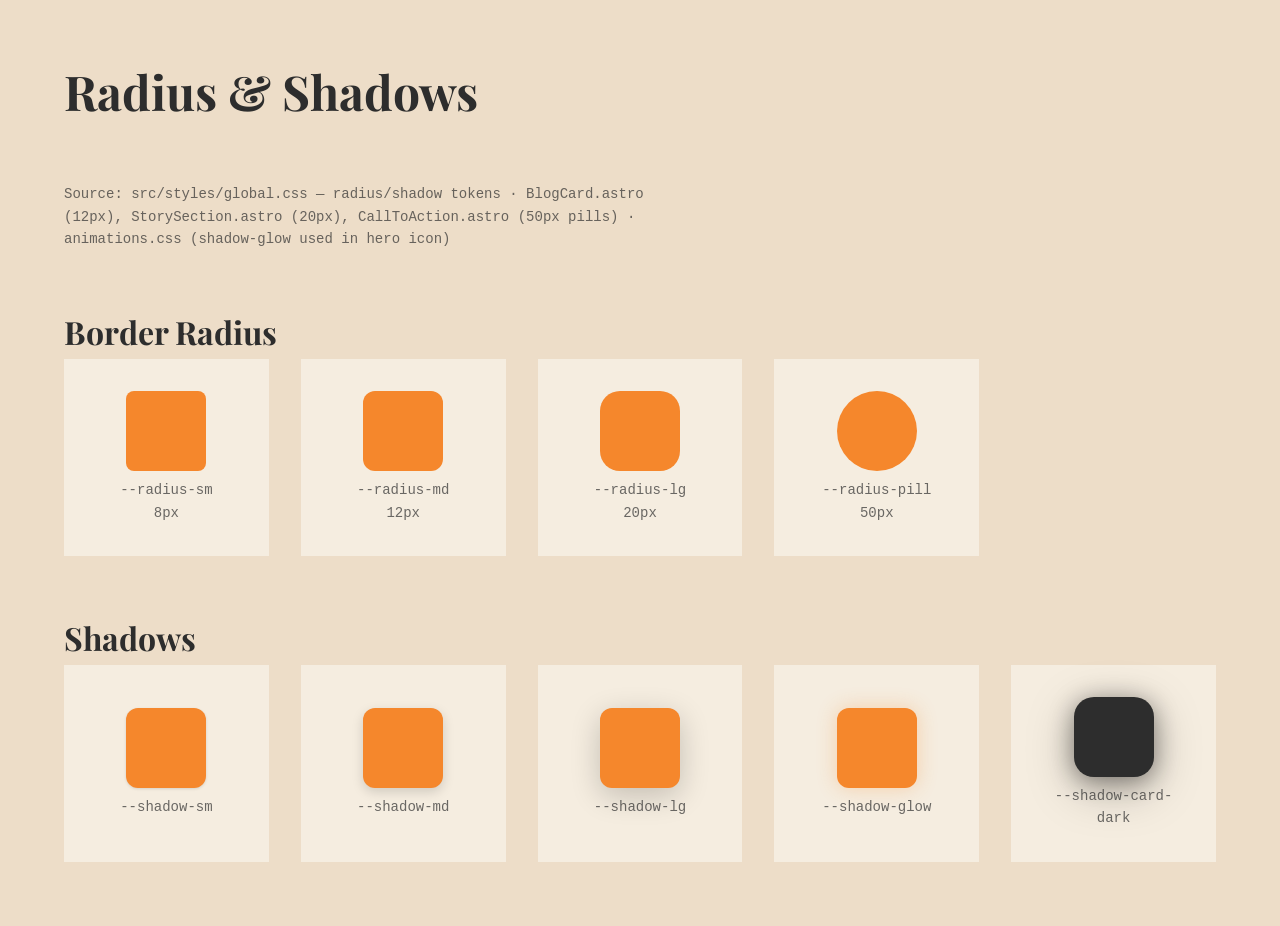
<file: preview/spacing-radius.html>
<!doctype html>
<html lang="en">
<head>
  <meta charset="utf-8" />
  <meta name="viewport" content="width=device-width, initial-scale=1" />
  <title>SuperBenefit — Radius & Shadows</title>
  <link rel="icon" href="../assets/sb-icon.jpg" />
  <link href="https://fonts.googleapis.com/css2?family=Playfair+Display:wght@400;700;900&family=Inter:wght@400;500;600;700&display=swap" rel="stylesheet" />
  <link rel="stylesheet" href="../colors_and_type.css" />
  <style>
    body {
      padding: var(--space-xl);
      background: var(--bg);
    }
    .page-title {
      font-family: var(--font-serif);
      font-size: var(--text-2xl);
      margin-bottom: var(--space-xl);
      color: var(--fg);
    }
    .section-title {
      font-family: var(--font-serif);
      font-size: var(--text-xl);
      margin: var(--space-xl) 0 var(--space-sm);
      color: var(--fg);
    }
    .source-note {
      font-family: ui-monospace, SFMono-Regular, Menlo, monospace;
      font-size: var(--text-xs);
      color: var(--muted);
      margin-bottom: var(--space-lg);
    }
    .grid {
      display: grid;
      grid-template-columns: repeat(auto-fill, minmax(180px, 1fr));
      gap: var(--space-lg);
    }
    .demo {
      background: var(--surface);
      padding: var(--space-lg);
      display: flex;
      flex-direction: column;
      align-items: center;
      justify-content: center;
      gap: var(--space-sm);
      min-height: 120px;
    }
    .demo-box {
      width: 80px;
      height: 80px;
      background: var(--color-orange);
    }
    .demo-label {
      font-family: ui-monospace, SFMono-Regular, Menlo, monospace;
      font-size: var(--text-xs);
      color: var(--muted);
      text-align: center;
    }

    /* Radius variants */
    .r-sm   { border-radius: var(--radius-sm); }
    .r-md   { border-radius: var(--radius-md); }
    .r-lg   { border-radius: var(--radius-lg); }
    .r-pill { border-radius: var(--radius-pill); }

    /* Shadow variants */
    .s-sm  { box-shadow: var(--shadow-sm); }
    .s-md  { box-shadow: var(--shadow-md); }
    .s-lg  { box-shadow: var(--shadow-lg); }
    .s-glow { box-shadow: var(--shadow-glow); }
    .s-card-dark { box-shadow: var(--shadow-card-dark); background: var(--color-charcoal); }
  </style>
</head>
<body>
  <h1 class="page-title">Radius & Shadows</h1>
  <p class="source-note">Source: src/styles/global.css — radius/shadow tokens · BlogCard.astro (12px), StorySection.astro (20px), CallToAction.astro (50px pills) · animations.css (shadow-glow used in hero icon)</p>

  <h2 class="section-title">Border Radius</h2>
  <div class="grid">
    <div class="demo">
      <div class="demo-box r-sm"></div>
      <div class="demo-label">--radius-sm<br>8px</div>
    </div>
    <div class="demo">
      <div class="demo-box r-md"></div>
      <div class="demo-label">--radius-md<br>12px</div>
    </div>
    <div class="demo">
      <div class="demo-box r-lg"></div>
      <div class="demo-label">--radius-lg<br>20px</div>
    </div>
    <div class="demo">
      <div class="demo-box r-pill"></div>
      <div class="demo-label">--radius-pill<br>50px</div>
    </div>
  </div>

  <h2 class="section-title">Shadows</h2>
  <div class="grid">
    <div class="demo">
      <div class="demo-box r-md s-sm"></div>
      <div class="demo-label">--shadow-sm</div>
    </div>
    <div class="demo">
      <div class="demo-box r-md s-md"></div>
      <div class="demo-label">--shadow-md</div>
    </div>
    <div class="demo">
      <div class="demo-box r-md s-lg"></div>
      <div class="demo-label">--shadow-lg</div>
    </div>
    <div class="demo">
      <div class="demo-box r-md s-glow"></div>
      <div class="demo-label">--shadow-glow</div>
    </div>
    <div class="demo">
      <div class="demo-box r-lg s-card-dark"></div>
      <div class="demo-label">--shadow-card-dark</div>
    </div>
  </div>
</body>
</html>
</file>
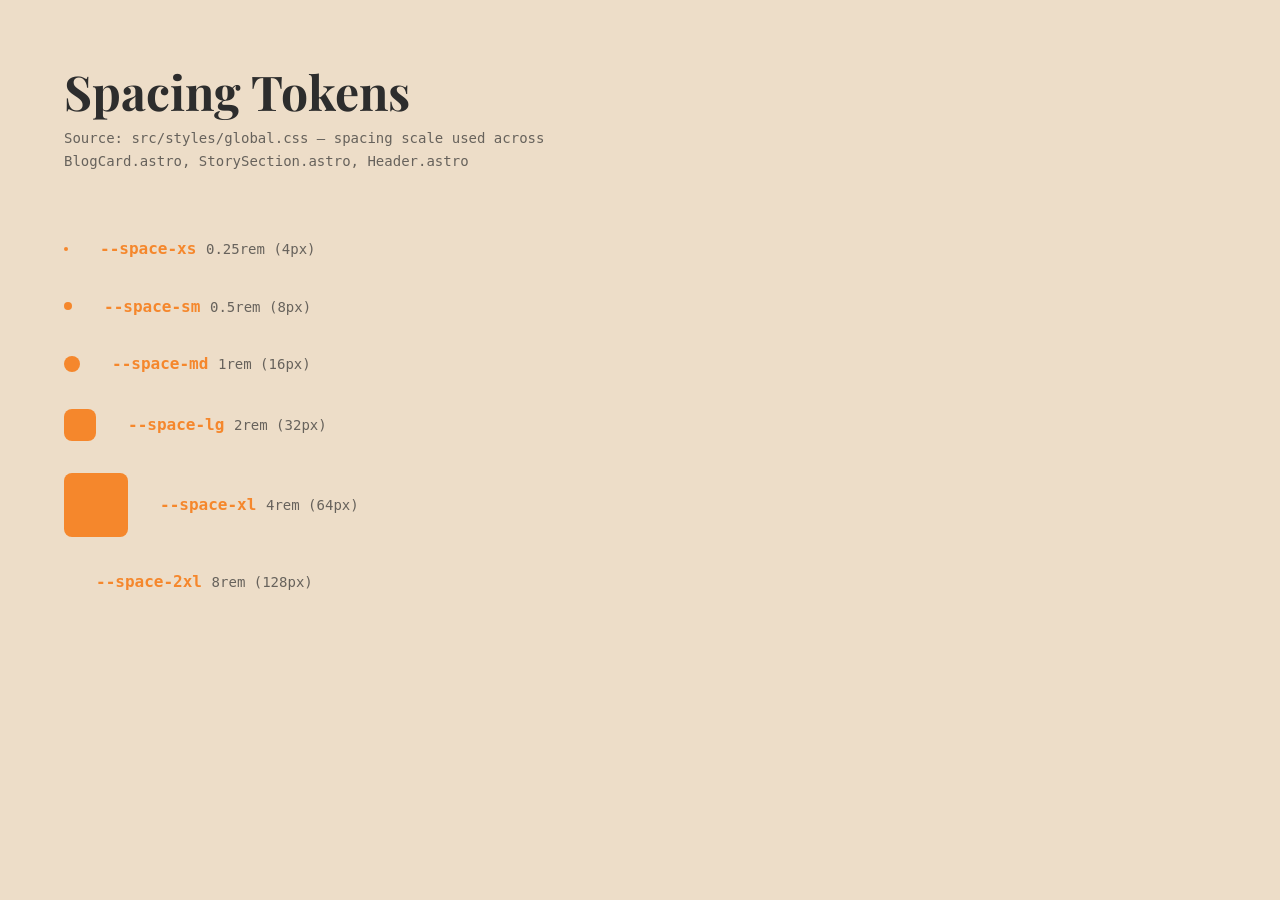
<file: preview/spacing-tokens.html>
<!doctype html>
<html lang="en">
<head>
  <meta charset="utf-8" />
  <meta name="viewport" content="width=device-width, initial-scale=1" />
  <title>SuperBenefit — Spacing Tokens</title>
  <link rel="icon" href="../assets/sb-icon.jpg" />
  <link href="https://fonts.googleapis.com/css2?family=Playfair+Display:wght@400;700;900&family=Inter:wght@400;500;600;700&display=swap" rel="stylesheet" />
  <link rel="stylesheet" href="../colors_and_type.css" />
  <style>
    body {
      padding: var(--space-xl);
      background: var(--bg);
    }
    .page-title {
      font-family: var(--font-serif);
      font-size: var(--text-2xl);
      margin-bottom: var(--space-sm);
      color: var(--fg);
    }
    .source-note {
      font-family: ui-monospace, SFMono-Regular, Menlo, monospace;
      font-size: var(--text-xs);
      color: var(--muted);
      margin-bottom: var(--space-xl);
    }
    .scale {
      display: flex;
      flex-direction: column;
      gap: var(--space-lg);
    }
    .token-row {
      display: flex;
      align-items: center;
      gap: var(--space-lg);
    }
    .token-visual {
      background: var(--color-orange);
      border-radius: var(--radius-sm);
      flex-shrink: 0;
    }
    .token-info {
      font-family: ui-monospace, SFMono-Regular, Menlo, monospace;
      font-size: var(--text-sm);
      color: var(--fg);
    }
    .token-name {
      font-weight: 600;
      color: var(--color-orange);
    }
    .token-value {
      color: var(--muted);
      font-size: var(--text-xs);
    }

    .xs  { width: var(--space-xs);  height: var(--space-xs); }
    .sm  { width: var(--space-sm);  height: var(--space-sm); }
    .md  { width: var(--space-md);  height: var(--space-md); }
    .lg  { width: var(--space-lg);  height: var(--space-lg); }
    .xl  { width: var(--space-xl);  height: var(--space-xl); }
    .2xl { width: var(--space-2xl); height: var(--space-2xl); }
  </style>
</head>
<body>
  <h1 class="page-title">Spacing Tokens</h1>
  <p class="source-note">Source: src/styles/global.css — spacing scale used across BlogCard.astro, StorySection.astro, Header.astro</p>
  <div class="scale">
    <div class="token-row">
      <div class="token-visual xs"></div>
      <div class="token-info">
        <span class="token-name">--space-xs</span>
        <span class="token-value">0.25rem (4px)</span>
      </div>
    </div>
    <div class="token-row">
      <div class="token-visual sm"></div>
      <div class="token-info">
        <span class="token-name">--space-sm</span>
        <span class="token-value">0.5rem (8px)</span>
      </div>
    </div>
    <div class="token-row">
      <div class="token-visual md"></div>
      <div class="token-info">
        <span class="token-name">--space-md</span>
        <span class="token-value">1rem (16px)</span>
      </div>
    </div>
    <div class="token-row">
      <div class="token-visual lg"></div>
      <div class="token-info">
        <span class="token-name">--space-lg</span>
        <span class="token-value">2rem (32px)</span>
      </div>
    </div>
    <div class="token-row">
      <div class="token-visual xl"></div>
      <div class="token-info">
        <span class="token-name">--space-xl</span>
        <span class="token-value">4rem (64px)</span>
      </div>
    </div>
    <div class="token-row">
      <div class="token-visual 2xl"></div>
      <div class="token-info">
        <span class="token-name">--space-2xl</span>
        <span class="token-value">8rem (128px)</span>
      </div>
    </div>
  </div>
</body>
</html>
</file>
<file: colors_and_type.css>
/**
 * SuperBenefit Design System — Colors & Typography
 * Source: https://github.com/superbenefit/sb-website
 * Generated from src/styles/global.css + component evidence
 *
 * Usage: Link this file in your HTML `<head>`:
 *   <link rel="stylesheet" href="colors_and_type.css">
 *
 * Fonts: Load Playfair Display and Inter from Google Fonts:
 *   <link href="https://fonts.googleapis.com/css2?family=Playfair+Display:wght@400;700;900&family=Inter:wght@400;500;600;700&display=swap" rel="stylesheet">
 */

/* ============================================================
   FONT LOADING
   ============================================================
   IMPORTANT: For reliable font loading in browsers, add this
   <link> tag to your HTML <head> BEFORE linking colors_and_type.css:

   <link href="https://fonts.googleapis.com/css2?family=Playfair+Display:wght@400;700;900&family=Inter:wght@400;500;600;700&display=swap" rel="stylesheet">

   The @font-face declarations below are a fallback for contexts
   where the Google Fonts link cannot be used.
   ============================================================ */

@font-face {
  font-family: 'Playfair Display';
  font-style: normal;
  font-weight: 400 900;
  font-display: swap;
  src: url('https://fonts.gstatic.com/s/playfairdisplay/v37/nuFvD-vYSZviVYUb_rj3ij__anPXJzDwcbmjWBN2PKdFvXDXbtM.woff2') format('woff2');
}

@font-face {
  font-family: 'Inter';
  font-style: normal;
  font-weight: 400 700;
  font-display: swap;
  src: url('https://fonts.gstatic.com/s/inter/v18/UcCO3FwrK3iLTeHuS_nVMrMxCp50SjIw2boKoduKmMEVuLyfAZ9hiJ-Ek-_EeA.woff2') format('woff2');
}

/* ============================================================
   DESIGN TOKENS
   ============================================================ */

:root {
  /* ----------------------------------------------------------
     Brand Colors — from SB_Palette.webp and global.css
     ---------------------------------------------------------- */
  --color-cream:       #edddc8;
  --color-cream-light: #f5ede0;
  --color-charcoal:    #2d2d2d;
  --color-black:       #1a1a1a;
  --color-orange:      #f5872c;
  --color-orange-dark: #e06b10;
  --color-red:         #c4401a;
  --color-red-deep:    #a83215;
  --color-green:       #7a9a4e;
  --color-green-sage:  #8dad5c;
  --color-gold:        #d4a843;

  /* ----------------------------------------------------------
     Semantic Colors
     ---------------------------------------------------------- */
  --bg:                var(--color-cream);
  --bg-dark:           var(--color-black);
  --surface:           var(--color-cream-light);
  --surface-glass:     rgba(30, 25, 20, 0.35);
  --fg:                var(--color-charcoal);
  --fg-dark:           var(--color-cream);
  --muted:             rgba(45, 45, 45, 0.7);
  --muted-dark:        rgba(237, 221, 200, 0.75);
  --border:            rgba(255, 255, 255, 0.08);
  --border-light:      rgba(0, 0, 0, 0.08);
  --accent:            var(--color-orange);
  --accent-secondary:  var(--color-green);
  --accent-tertiary:   var(--color-red);

  /* ----------------------------------------------------------
     Gradients
     ---------------------------------------------------------- */
  --gradient-rainbow: conic-gradient(
    from 180deg,
    var(--color-gold),
    var(--color-orange),
    var(--color-red),
    var(--color-green),
    var(--color-gold)
  );
  --gradient-warm: linear-gradient(135deg, var(--color-orange), var(--color-red), var(--color-gold));
  --gradient-cream: linear-gradient(168deg, var(--color-cream) 0%, var(--color-cream-light) 50%, var(--color-cream) 100%);

  /* ----------------------------------------------------------
     Typography
     ---------------------------------------------------------- */
  --font-serif:  'Playfair Display', Georgia, 'Iowan Old Style', serif;
  --font-sans:   'Inter', -apple-system, BlinkMacSystemFont, 'Segoe UI', system-ui, sans-serif;
  --font-display: 'Playfair Display', Georgia, 'Iowan Old Style', serif;
  --font-body:    'Inter', -apple-system, BlinkMacSystemFont, 'Segoe UI', system-ui, sans-serif;
  --font-mono:    ui-monospace, SFMono-Regular, Menlo, monospace;

  --text-xs:   clamp(0.75rem, 0.7rem + 0.25vw, 0.875rem);
  --text-sm:   clamp(0.875rem, 0.8rem + 0.35vw, 1rem);
  --text-base: clamp(1rem, 0.9rem + 0.5vw, 1.125rem);
  --text-lg:   clamp(1.125rem, 1rem + 0.75vw, 1.375rem);
  --text-xl:   clamp(1.5rem, 1.2rem + 1.5vw, 2rem);
  --text-2xl:  clamp(2rem, 1.5rem + 2.5vw, 3rem);
  --text-3xl:  clamp(2.5rem, 1.8rem + 3.5vw, 4.5rem);
  --text-hero: clamp(3rem, 2rem + 5vw, 6rem);

  /* ----------------------------------------------------------
     Spacing
     ---------------------------------------------------------- */
  --space-xs:  0.25rem;  /* 4px  */
  --space-sm:  0.5rem;   /* 8px  */
  --space-md:  1rem;     /* 16px */
  --space-lg:  2rem;     /* 32px */
  --space-xl:  4rem;     /* 64px */
  --space-2xl: 8rem;     /* 128px */

  /* ----------------------------------------------------------
     Layout
     ---------------------------------------------------------- */
  --max-width:     1200px;
  --header-height: 4rem;
  --radius-sm:     8px;
  --radius-md:     12px;
  --radius-lg:     20px;
  --radius-pill:   50px;

  /* ----------------------------------------------------------
     Transitions
     ---------------------------------------------------------- */
  --transition-fast:   150ms ease;
  --transition-medium: 300ms ease;
  --transition-slow:   600ms ease-out;

  /* ----------------------------------------------------------
     Shadows
     ---------------------------------------------------------- */
  --shadow-sm:  0 1px 3px rgba(0, 0, 0, 0.12);
  --shadow-md:  0 4px 12px rgba(0, 0, 0, 0.15);
  --shadow-lg:  0 8px 30px rgba(0, 0, 0, 0.2);
  --shadow-glow: 0 0 20px rgba(245, 135, 44, 0.3);
  --shadow-card-dark: 0 4px 24px rgba(0, 0, 0, 0.4), 0 12px 48px rgba(0, 0, 0, 0.25);
}

/* ============================================================
   BASE STYLES
   ============================================================ */

*,
*::before,
*::after {
  box-sizing: border-box;
  margin: 0;
  padding: 0;
}

html {
  scroll-behavior: smooth;
  -webkit-text-size-adjust: 100%;
}

body {
  font-family: var(--font-sans);
  font-size: var(--text-base);
  line-height: 1.6;
  color: var(--fg);
  background-color: var(--bg);
  -webkit-font-smoothing: antialiased;
  -moz-osx-font-smoothing: grayscale;
}

img {
  max-width: 100%;
  height: auto;
  display: block;
}

a {
  color: var(--accent);
  text-decoration: none;
  transition: color var(--transition-fast);
}

a:hover {
  color: var(--color-red);
}

button {
  font-family: inherit;
  cursor: pointer;
  border: none;
  background: none;
}

/* ============================================================
   TYPOGRAPHY
   ============================================================ */

h1, h2, h3, h4 {
  font-family: var(--font-serif);
  font-weight: 700;
  line-height: 1.15;
  color: var(--fg);
  text-wrap: balance;
}

h1 { font-size: var(--text-3xl); }
h2 { font-size: var(--text-2xl); }
h3 { font-size: var(--text-xl); }
h4 { font-size: var(--text-lg); }

p {
  max-width: 70ch;
}

/* ============================================================
   UTILITIES
   ============================================================ */

.container {
  width: 100%;
  max-width: var(--max-width);
  margin-inline: auto;
  padding-inline: var(--space-lg);
}

.sr-only {
  position: absolute;
  width: 1px;
  height: 1px;
  padding: 0;
  margin: -1px;
  overflow: hidden;
  clip: rect(0, 0, 0, 0);
  white-space: nowrap;
  border-width: 0;
}

/* ============================================================
   REDUCED MOTION
   ============================================================ */

@media (prefers-reduced-motion: reduce) {
  *,
  *::before,
  *::after {
    animation-duration: 0.01ms !important;
    animation-iteration-count: 1 !important;
    transition-duration: 0.01ms !important;
    scroll-behavior: auto !important;
  }
}
</file>
